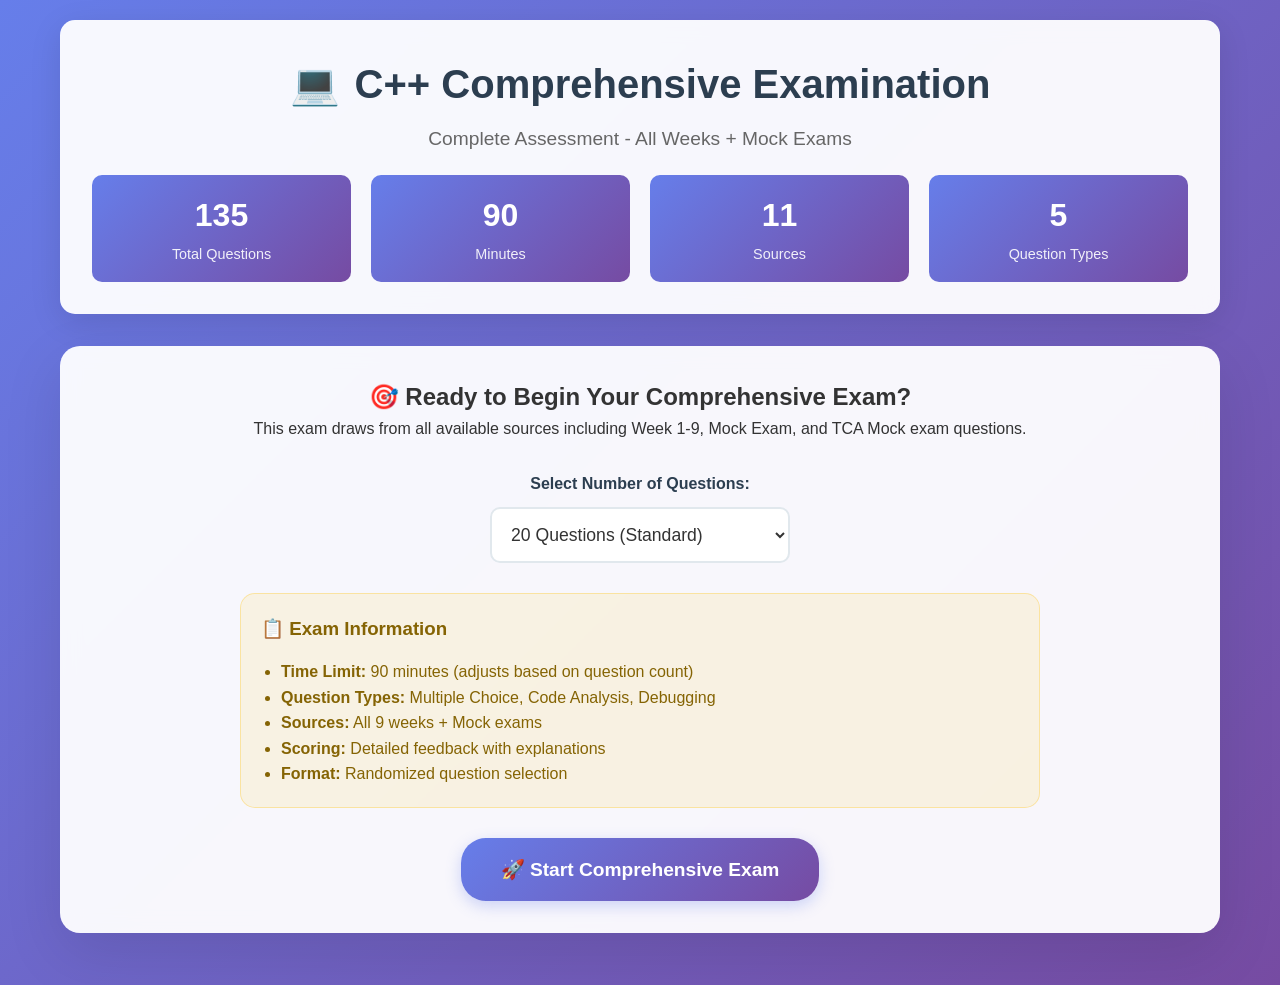
<file: cpp-comprehensive-exam-new.html>
<!DOCTYPE html>
<html lang="en">
<head>
    <meta charset="UTF-8">
    <meta name="viewport" content="width=device-width, initial-scale=1.0">
    <title>C++ Comprehensive Examination - 135+ Questions</title>
    <style>
        /* Reset and base styles */
        * {
            margin: 0;
            padding: 0;
            box-sizing: border-box;
        }

        body {
            font-family: 'Segoe UI', Tahoma, Geneva, Verdana, sans-serif;
            line-height: 1.6;
            color: #333;
            background: linear-gradient(135deg, #667eea 0%, #764ba2 100%);
            min-height: 100vh;
        }

        .container {
            max-width: 1200px;
            margin: 0 auto;
            padding: 20px;
        }

        /* Header Styles */
        header {
            background: rgba(255, 255, 255, 0.95);
            backdrop-filter: blur(10px);
            border-radius: 15px;
            padding: 2rem;
            margin-bottom: 2rem;
            box-shadow: 0 8px 32px rgba(0, 0, 0, 0.1);
            text-align: center;
        }

        header h1 {
            color: #2c3e50;
            font-size: 2.5rem;
            margin-bottom: 0.5rem;
            position: relative;
        }

        header h1::before {
            content: "💻";
            margin-right: 15px;
        }

        .subtitle {
            color: #666;
            font-size: 1.2rem;
            margin-bottom: 1rem;
        }

        .loading-stats {
            display: grid;
            grid-template-columns: repeat(auto-fit, minmax(150px, 1fr));
            gap: 20px;
            margin-top: 20px;
        }

        .loading-stat {
            background: linear-gradient(135deg, #667eea, #764ba2);
            color: white;
            padding: 15px;
            border-radius: 10px;
            text-align: center;
        }

        .loading-stat .number {
            font-size: 2rem;
            font-weight: bold;
            display: block;
        }

        .loading-stat .label {
            font-size: 0.9rem;
            opacity: 0.9;
        }

        /* Screen Styles */
        .screen {
            display: none;
            background: rgba(255, 255, 255, 0.95);
            backdrop-filter: blur(10px);
            border-radius: 20px;
            padding: 2rem;
            box-shadow: 0 20px 60px rgba(0, 0, 0, 0.1);
            margin-bottom: 2rem;
        }

        .screen.active {
            display: block;
            animation: slideIn 0.5s ease;
        }

        @keyframes slideIn {
            from {
                opacity: 0;
                transform: translateY(30px);
            }
            to {
                opacity: 1;
                transform: translateY(0);
            }
        }

        /* Welcome Screen */
        .welcome-content {
            text-align: center;
            max-width: 800px;
            margin: 0 auto;
        }

        .question-selector {
            margin: 30px 0;
        }

        .question-selector label {
            display: block;
            font-weight: 600;
            margin-bottom: 10px;
            color: #2c3e50;
        }

        .question-selector select {
            width: 100%;
            max-width: 300px;
            padding: 15px;
            border: 2px solid #e1e8ed;
            border-radius: 10px;
            font-size: 1.1rem;
            background: white;
            color: #333;
        }

        .exam-info {
            background: rgba(255, 193, 7, 0.1);
            border: 1px solid rgba(255, 193, 7, 0.3);
            border-radius: 15px;
            padding: 20px;
            margin: 30px 0;
            text-align: left;
        }

        .exam-info h3 {
            color: #856404;
            margin-bottom: 15px;
        }

        .exam-info ul {
            color: #856404;
            margin-left: 20px;
        }

        /* Question Screen */
        .question-header {
            display: flex;
            justify-content: space-between;
            align-items: center;
            margin-bottom: 30px;
            flex-wrap: wrap;
            gap: 20px;
        }

        .question-progress {
            background: linear-gradient(135deg, #667eea, #764ba2);
            color: white;
            padding: 15px 25px;
            border-radius: 25px;
            font-weight: 600;
        }

        .timer {
            background: #28a745;
            color: white;
            padding: 15px 25px;
            border-radius: 25px;
            font-weight: 600;
            display: none;
        }

        .timer.warning {
            background: #ffc107;
            color: #000;
        }

        .timer.critical {
            background: #dc3545;
            color: white;
            animation: pulse 1s infinite;
        }

        @keyframes pulse {
            0%, 100% { transform: scale(1); }
            50% { transform: scale(1.05); }
        }

        .question-card {
            background: white;
            border-radius: 15px;
            padding: 30px;
            margin-bottom: 30px;
            box-shadow: 0 5px 20px rgba(0, 0, 0, 0.1);
            border-left: 5px solid #4ECDC4;
        }

        .question-meta {
            display: flex;
            gap: 15px;
            margin-bottom: 20px;
            flex-wrap: wrap;
        }

        .meta-badge {
            background: #e9ecef;
            color: #495057;
            padding: 5px 12px;
            border-radius: 20px;
            font-size: 0.85rem;
            font-weight: 500;
        }

        .meta-badge.source {
            background: linear-gradient(135deg, #4ECDC4, #44A08D);
            color: white;
        }

        .question-text {
            font-size: 1.2rem;
            color: #2c3e50;
            margin-bottom: 20px;
            line-height: 1.6;
        }

        .code-block {
            background: #2d3748;
            color: #e2e8f0;
            padding: 20px;
            border-radius: 10px;
            margin: 20px 0;
            overflow-x: auto;
            font-family: 'Courier New', Consolas, monospace;
        }

        .options {
            margin: 25px 0;
        }

        .option {
            background: rgba(102, 126, 234, 0.05);
            border: 2px solid #e1e8ed;
            border-radius: 10px;
            padding: 15px;
            margin: 10px 0;
            cursor: pointer;
            transition: all 0.3s ease;
            display: flex;
            align-items: center;
            gap: 15px;
        }

        .option:hover {
            border-color: #667eea;
            background: rgba(102, 126, 234, 0.1);
        }

        .option.selected {
            border-color: #4ECDC4;
            background: rgba(78, 205, 196, 0.1);
        }

        .option.correct {
            border-color: #28a745;
            background: rgba(40, 167, 69, 0.1);
        }

        .option.incorrect {
            border-color: #dc3545;
            background: rgba(220, 53, 69, 0.1);
        }

        .option-letter {
            background: #667eea;
            color: white;
            width: 30px;
            height: 30px;
            border-radius: 50%;
            display: flex;
            align-items: center;
            justify-content: center;
            font-weight: bold;
            flex-shrink: 0;
        }

        .option.correct .option-letter {
            background: #28a745;
        }

        .option.incorrect .option-letter {
            background: #dc3545;
        }

        /* Navigation */
        .navigation {
            display: flex;
            justify-content: space-between;
            align-items: center;
            margin-top: 30px;
            gap: 20px;
            flex-wrap: wrap;
        }

        .btn {
            padding: 15px 30px;
            border: none;
            border-radius: 25px;
            font-size: 1rem;
            font-weight: 600;
            cursor: pointer;
            text-decoration: none;
            display: inline-flex;
            align-items: center;
            gap: 10px;
            transition: all 0.3s ease;
        }

        .btn-primary {
            background: linear-gradient(135deg, #667eea, #764ba2);
            color: white;
            box-shadow: 0 5px 15px rgba(102, 126, 234, 0.3);
        }

        .btn-primary:hover {
            transform: translateY(-2px);
            box-shadow: 0 8px 25px rgba(102, 126, 234, 0.4);
        }

        .btn-secondary {
            background: #6c757d;
            color: white;
        }

        .btn-secondary:hover {
            background: #5a6268;
            transform: translateY(-2px);
        }

        .btn-success {
            background: #28a745;
            color: white;
        }

        .btn-warning {
            background: #ffc107;
            color: #000;
        }

        .btn-large {
            padding: 20px 40px;
            font-size: 1.2rem;
        }

        /* Results Screen */
        .results-summary {
            text-align: center;
            margin-bottom: 40px;
        }

        .score-display {
            font-size: 4rem;
            font-weight: bold;
            margin: 20px 0;
        }

        .score-excellent { color: #28a745; }
        .score-good { color: #17a2b8; }
        .score-average { color: #ffc107; }
        .score-poor { color: #dc3545; }

        .results-grid {
            display: grid;
            grid-template-columns: repeat(auto-fit, minmax(200px, 1fr));
            gap: 20px;
            margin: 30px 0;
        }

        .result-stat {
            background: white;
            padding: 20px;
            border-radius: 15px;
            text-align: center;
            box-shadow: 0 5px 15px rgba(0, 0, 0, 0.1);
        }

        .result-stat .number {
            font-size: 2.5rem;
            font-weight: bold;
            margin-bottom: 10px;
        }

        .result-stat .label {
            color: #666;
            font-size: 0.9rem;
        }

        /* Loading State */
        .loading {
            text-align: center;
            padding: 40px;
        }

        .loading-spinner {
            width: 50px;
            height: 50px;
            border: 5px solid #e1e8ed;
            border-top: 5px solid #667eea;
            border-radius: 50%;
            animation: spin 1s linear infinite;
            margin: 0 auto 20px;
        }

        @keyframes spin {
            0% { transform: rotate(0deg); }
            100% { transform: rotate(360deg); }
        }

        /* Responsive Design */
        @media (max-width: 768px) {
            .container {
                padding: 10px;
            }
            
            header {
                padding: 1.5rem;
            }
            
            header h1 {
                font-size: 2rem;
            }
            
            .question-header {
                flex-direction: column;
                align-items: stretch;
            }
            
            .navigation {
                flex-direction: column;
            }
            
            .btn {
                width: 100%;
                justify-content: center;
            }
            
            .loading-stats {
                grid-template-columns: repeat(2, 1fr);
            }
        }

        /* Modal Styles */
        .modal {
            position: fixed;
            top: 0;
            left: 0;
            width: 100%;
            height: 100%;
            background: rgba(0, 0, 0, 0.8);
            backdrop-filter: blur(5px);
            z-index: 1000;
            display: none;
            align-items: center;
            justify-content: center;
            padding: 20px;
        }

        .modal.active {
            display: flex;
        }

        .modal-content {
            background: white;
            border-radius: 20px;
            padding: 30px;
            max-width: 500px;
            width: 100%;
            text-align: center;
            box-shadow: 0 20px 60px rgba(0, 0, 0, 0.3);
        }

        .modal h3 {
            color: #2c3e50;
            margin-bottom: 15px;
        }

        .modal p {
            color: #666;
            margin-bottom: 25px;
        }
    </style>
</head>
<body>
    <div class="container">
        <!-- Header -->
        <header>
            <h1>C++ Comprehensive Examination</h1>
            <p class="subtitle">Complete Assessment - All Weeks + Mock Exams</p>
            <div class="loading-stats">
                <div class="loading-stat">
                    <span class="number" id="total-questions">Loading...</span>
                    <span class="label">Total Questions</span>
                </div>
                <div class="loading-stat">
                    <span class="number">90</span>
                    <span class="label">Minutes</span>
                </div>
                <div class="loading-stat">
                    <span class="number" id="source-count">Loading...</span>
                    <span class="label">Sources</span>
                </div>
                <div class="loading-stat">
                    <span class="number">5</span>
                    <span class="label">Question Types</span>
                </div>
            </div>
        </header>

        <!-- Loading Screen -->
        <div id="loading-screen" class="screen active">
            <div class="loading">
                <div class="loading-spinner"></div>
                <h2>Loading Question Bank...</h2>
                <p>Gathering questions from all weeks and mock exams...</p>
                <div id="loading-progress"></div>
            </div>
        </div>

        <!-- Welcome Screen -->
        <div id="welcome-screen" class="screen">
            <div class="welcome-content">
                <h2>🎯 Ready to Begin Your Comprehensive Exam?</h2>
                <p>This exam draws from all available sources including Week 1-9, Mock Exam, and TCA Mock exam questions.</p>
                
                <div class="question-selector">
                    <label for="question-count">Select Number of Questions:</label>
                    <select id="question-count">
                        <option value="10">10 Questions (Quick Test)</option>
                        <option value="20" selected>20 Questions (Standard)</option>
                        <option value="30">30 Questions (Extended)</option>
                        <option value="50">50 Questions (Comprehensive)</option>
                        <option value="100">100 Questions (Full Assessment)</option>
                        <option value="all">All Available Questions</option>
                    </select>
                </div>

                <div class="exam-info">
                    <h3>📋 Exam Information</h3>
                    <ul>
                        <li><strong>Time Limit:</strong> 90 minutes (adjusts based on question count)</li>
                        <li><strong>Question Types:</strong> Multiple Choice, Code Analysis, Debugging</li>
                        <li><strong>Sources:</strong> All 9 weeks + Mock exams</li>
                        <li><strong>Scoring:</strong> Detailed feedback with explanations</li>
                        <li><strong>Format:</strong> Randomized question selection</li>
                    </ul>
                </div>

                <button class="btn btn-primary btn-large" onclick="exam.startExam()">
                    🚀 Start Comprehensive Exam
                </button>
            </div>
        </div>

        <!-- Question Screen -->
        <div id="question-screen" class="screen">
            <div class="question-header">
                <div class="question-progress" id="question-progress">
                    Question 1 of 20
                </div>
                <div class="timer" id="timer">
                    ⏰ Time: <span id="time-remaining">90:00</span>
                </div>
            </div>

            <div id="question-container">
                <!-- Questions will be loaded here -->
            </div>

            <div class="navigation">
                <button class="btn btn-secondary" onclick="exam.previousQuestion()" id="prev-btn" disabled>
                    ← Previous
                </button>
                <button class="btn btn-warning" onclick="exam.showReviewScreen()">
                    📝 Review Answers
                </button>
                <button class="btn btn-primary" onclick="exam.nextQuestion()" id="next-btn">
                    Next →
                </button>
            </div>
        </div>

        <!-- Review Screen -->
        <div id="review-screen" class="screen">
            <h2>📝 Review Your Answers</h2>
            <div id="review-container">
                <!-- Review content will be loaded here -->
            </div>
            <div class="navigation">
                <button class="btn btn-secondary" onclick="exam.showQuestionScreen()">
                    ← Back to Questions
                </button>
                <button class="btn btn-warning" onclick="exam.submitExam()">
                    📤 Submit Exam
                </button>
            </div>
        </div>

        <!-- Results Screen -->
        <div id="results-screen" class="screen">
            <div class="results-summary">
                <h2>🏆 Examination Results</h2>
                <div class="score-display" id="final-score">85%</div>
                <div id="score-message">Excellent Performance!</div>
            </div>
            
            <div class="results-grid">
                <div class="result-stat">
                    <div class="number" id="correct-count">17</div>
                    <div class="label">Correct Answers</div>
                </div>
                <div class="result-stat">
                    <div class="number" id="total-answered">20</div>
                    <div class="label">Total Questions</div>
                </div>
                <div class="result-stat">
                    <div class="number" id="time-taken">45:30</div>
                    <div class="label">Time Taken</div>
                </div>
                <div class="result-stat">
                    <div class="number" id="accuracy-rate">85%</div>
                    <div class="label">Accuracy Rate</div>
                </div>
            </div>

            <div id="detailed-results">
                <!-- Detailed results will be loaded here -->
            </div>

            <div class="navigation">
                <button class="btn btn-secondary" onclick="exam.showWelcomeScreen()">
                    🔄 Take Another Exam
                </button>
                <button class="btn btn-success" onclick="exam.downloadResults()">
                    💾 Download Results
                </button>
            </div>
        </div>
    </div>

    <!-- Modal for confirmations -->
    <div id="modal" class="modal">
        <div class="modal-content">
            <h3 id="modal-title">Confirm Action</h3>
            <p id="modal-message">Are you sure?</p>
            <div style="margin-top: 2rem;">
                <button class="btn btn-secondary" onclick="exam.hideModal()">Cancel</button>
                <button class="btn btn-primary" id="modal-confirm" onclick="exam.confirmAction()">Confirm</button>
            </div>
        </div>
    </div>

    <!-- Dynamic Question Loading Scripts -->
    <script src="js/week1-questions.js"></script>
    <script src="js/week2-questions.js"></script>
    <script src="js/week3-questions.js"></script>
    <script src="js/week4-questions.js"></script>
    <script src="js/week5-questions.js"></script>
    <script src="js/week6-questions.js"></script>
    <script src="js/week7-questions.js"></script>
    <script src="js/week8-questions.js"></script>
    <script src="js/week9-questions.js"></script>
    <script src="js/mock-exam.js"></script>
    <script src="js/tca-mock.js"></script>

    <script>
        // Comprehensive Exam Application
        class CppComprehensiveExam {
            constructor() {
                this.allQuestions = [];
                this.selectedQuestions = [];
                this.currentQuestionIndex = 0;
                this.userAnswers = {};
                this.startTime = null;
                this.timeLimit = 90 * 60; // 90 minutes in seconds
                this.timer = null;
                this.isSubmitted = false;
                this.loadingComplete = false;
            }

            async init() {
                console.log('🚀 Initializing Comprehensive Exam...');
                
                // Wait for all scripts to load
                await this.waitForScripts();
                
                // Load all questions from external sources
                await this.loadAllQuestions();
                
                // Update UI with loaded question count
                this.updateLoadingStats();
                
                // Show welcome screen
                this.showWelcomeScreen();
                
                // Bind events
                this.bindEvents();
                
                this.loadingComplete = true;
                console.log('✅ Comprehensive Exam ready!');
            }

            async waitForScripts() {
                // Wait for all question data to be available
                let attempts = 0;
                const maxAttempts = 50; // 5 seconds max
                
                while (attempts < maxAttempts) {
                    const sourcesLoaded = this.checkSourcesLoaded();
                    if (sourcesLoaded >= 8) { // At least 8 sources should be loaded
                        console.log(`✅ ${sourcesLoaded} question sources loaded`);
                        break;
                    }
                    
                    console.log(`⏳ Waiting for scripts... (${sourcesLoaded} sources loaded)`);
                    await new Promise(resolve => setTimeout(resolve, 100));
                    attempts++;
                }
            }

            checkSourcesLoaded() {
                let loaded = 0;
                const sources = [
                    'week1Data', 'week2Data', 'week3Data', 'week4Data', 'week5Data',
                    'week6Data', 'week7Data', 'week8Data', 'week9Data', 'mockExamData', 'tcaMockData'
                ];
                
                sources.forEach(source => {
                    if (window[source] && window[source].questions) {
                        loaded++;
                    }
                });
                
                return loaded;
            }

            async loadAllQuestions() {
                console.log('📚 Loading questions from all sources...');
                
                const sources = {
                    'Week 1': window.week1Data,
                    'Week 2': window.week2Data,
                    'Week 3': window.week3Data,
                    'Week 4': window.week4Data,
                    'Week 5': window.week5Data,
                    'Week 6': window.week6Data,
                    'Week 7': window.week7Data,
                    'Week 8': window.week8Data,
                    'Week 9': window.week9Data,
                    'Mock Exam': window.mockExamData,
                    'TCA Mock': window.tcaMockData
                };

                let totalLoaded = 0;

                for (const [sourceName, sourceData] of Object.entries(sources)) {
                    if (sourceData && sourceData.questions && Array.isArray(sourceData.questions)) {
                        sourceData.questions.forEach((question, index) => {
                            this.allQuestions.push({
                                ...question,
                                source: sourceName,
                                originalId: question.id,
                                id: `${sourceName.toLowerCase().replace(/\s+/g, '_')}_${question.id || index}`
                            });
                        });
                        totalLoaded += sourceData.questions.length;
                        console.log(`📝 Added ${sourceData.questions.length} questions from ${sourceName}`);
                    } else {
                        console.warn(`⚠️ No questions found in ${sourceName}`);
                    }
                }

                console.log(`🎯 Total questions loaded: ${totalLoaded}`);
                return totalLoaded;
            }

            updateLoadingStats() {
                document.getElementById('total-questions').textContent = this.allQuestions.length;
                document.getElementById('source-count').textContent = new Set(this.allQuestions.map(q => q.source)).size;
                
                // Update loading progress
                const progress = document.getElementById('loading-progress');
                progress.innerHTML = `
                    <p>✅ Loaded ${this.allQuestions.length} questions from ${new Set(this.allQuestions.map(q => q.source)).size} sources</p>
                    <p>Sources: ${Array.from(new Set(this.allQuestions.map(q => q.source))).join(', ')}</p>
                `;
            }

            bindEvents() {
                // Prevent accidental page refresh during exam
                window.addEventListener('beforeunload', (event) => {
                    if (this.startTime && !this.isSubmitted) {
                        event.preventDefault();
                        event.returnValue = 'Your exam progress will be lost. Are you sure you want to leave?';
                        return event.returnValue;
                    }
                });
            }

            showWelcomeScreen() {
                this.hideAllScreens();
                document.getElementById('welcome-screen').classList.add('active');
            }

            showQuestionScreen() {
                this.hideAllScreens();
                document.getElementById('question-screen').classList.add('active');
                this.displayCurrentQuestion();
            }

            showReviewScreen() {
                this.hideAllScreens();
                document.getElementById('review-screen').classList.add('active');
                this.displayReview();
            }

            showResultsScreen() {
                this.hideAllScreens();
                document.getElementById('results-screen').classList.add('active');
                this.displayResults();
            }

            hideAllScreens() {
                const screens = document.querySelectorAll('.screen');
                screens.forEach(screen => screen.classList.remove('active'));
            }

            startExam() {
                if (!this.loadingComplete) {
                    alert('⏳ Please wait for all questions to load before starting the exam.');
                    return;
                }

                const questionCount = document.getElementById('question-count').value;
                
                // Randomly select questions
                if (questionCount === 'all') {
                    this.selectedQuestions = [...this.allQuestions];
                } else {
                    this.selectedQuestions = this.getRandomQuestions(parseInt(questionCount));
                }
                
                // Adjust time limit based on question count
                this.timeLimit = Math.max(30, this.selectedQuestions.length * 2) * 60; // 2 minutes per question, minimum 30 minutes
                
                this.currentQuestionIndex = 0;
                this.userAnswers = {};
                this.startTime = new Date();
                this.isSubmitted = false;
                
                // Start timer
                this.startTimer();
                
                // Show first question
                this.showQuestionScreen();
            }

            getRandomQuestions(count) {
                const shuffled = [...this.allQuestions].sort(() => 0.5 - Math.random());
                return shuffled.slice(0, count);
            }

            startTimer() {
                document.getElementById('timer').style.display = 'block';
                
                this.timer = setInterval(() => {
                    const elapsed = Math.floor((new Date() - this.startTime) / 1000);
                    const remaining = this.timeLimit - elapsed;
                    
                    if (remaining <= 0) {
                        this.timeUp();
                        return;
                    }
                    
                    this.updateTimerDisplay(remaining);
                }, 1000);
            }

            updateTimerDisplay(seconds) {
                const minutes = Math.floor(seconds / 60);
                const secs = seconds % 60;
                const timeString = `${minutes}:${secs.toString().padStart(2, '0')}`;
                
                document.getElementById('time-remaining').textContent = timeString;
                
                const timerElement = document.getElementById('timer');
                if (seconds <= 300) { // 5 minutes
                    timerElement.className = 'timer critical';
                } else if (seconds <= 600) { // 10 minutes
                    timerElement.className = 'timer warning';
                } else {
                    timerElement.className = 'timer';
                }
            }

            timeUp() {
                clearInterval(this.timer);
                this.showModal('⏰ Time Up!', 'Your exam time has expired. The exam will be submitted automatically.', () => {
                    this.submitExam();
                });
            }

            displayCurrentQuestion() {
                const question = this.selectedQuestions[this.currentQuestionIndex];
                const container = document.getElementById('question-container');
                
                container.innerHTML = `
                    <div class="question-card">
                        <div class="question-meta">
                            <span class="meta-badge source">${question.source}</span>
                            <span class="meta-badge">${question.type || 'Multiple Choice'}</span>
                            <span class="meta-badge">${question.difficulty || 'Medium'}</span>
                            ${question.topic ? `<span class="meta-badge">${question.topic}</span>` : ''}
                        </div>
                        
                        <div class="question-text">${question.question}</div>
                        
                        ${question.code ? `
                            <div class="code-block"><pre><code>${this.escapeHtml(question.code)}</code></pre></div>
                        ` : ''}
                        
                        ${question.options ? this.createOptionsHTML(question) : ''}
                    </div>
                `;
                
                // Update progress
                document.getElementById('question-progress').textContent = 
                    `Question ${this.currentQuestionIndex + 1} of ${this.selectedQuestions.length}`;
                
                // Update navigation buttons
                document.getElementById('prev-btn').disabled = this.currentQuestionIndex === 0;
                document.getElementById('next-btn').textContent = 
                    this.currentQuestionIndex === this.selectedQuestions.length - 1 ? 'Finish' : 'Next →';
            }

            createOptionsHTML(question) {
                if (!question.options) return '';
                
                let html = '<div class="options">';
                question.options.forEach((option, index) => {
                    const isSelected = this.userAnswers[question.id] === index;
                    html += `
                        <div class="option ${isSelected ? 'selected' : ''}" onclick="exam.selectAnswer(${index})">
                            <span class="option-letter">${String.fromCharCode(65 + index)}</span>
                            <span class="option-text">${option}</span>
                        </div>
                    `;
                });
                html += '</div>';
                return html;
            }

            selectAnswer(answerIndex) {
                const question = this.selectedQuestions[this.currentQuestionIndex];
                this.userAnswers[question.id] = answerIndex;
                
                // Update UI
                const options = document.querySelectorAll('.option');
                options.forEach((option, index) => {
                    option.classList.toggle('selected', index === answerIndex);
                });
            }

            nextQuestion() {
                if (this.currentQuestionIndex < this.selectedQuestions.length - 1) {
                    this.currentQuestionIndex++;
                    this.displayCurrentQuestion();
                } else {
                    this.showReviewScreen();
                }
            }

            previousQuestion() {
                if (this.currentQuestionIndex > 0) {
                    this.currentQuestionIndex--;
                    this.displayCurrentQuestion();
                }
            }

            displayReview() {
                const container = document.getElementById('review-container');
                let html = '<div class="review-grid">';
                
                this.selectedQuestions.forEach((question, index) => {
                    const answered = this.userAnswers[question.id] !== undefined;
                    const isCorrect = answered && this.userAnswers[question.id] === question.correct;
                    
                    html += `
                        <div class="review-item ${answered ? (isCorrect ? 'correct' : 'incorrect') : 'unanswered'}" 
                             onclick="exam.goToQuestion(${index})">
                            <span class="review-number">${index + 1}</span>
                            <span class="review-status">${answered ? (isCorrect ? '✓' : '✗') : '?'}</span>
                        </div>
                    `;
                });
                
                html += '</div>';
                container.innerHTML = html;
            }

            goToQuestion(index) {
                this.currentQuestionIndex = index;
                this.showQuestionScreen();
            }

            submitExam() {
                this.showModal(
                    '📤 Submit Exam?', 
                    'Are you sure you want to submit your exam? This action cannot be undone.',
                    () => {
                        this.isSubmitted = true;
                        clearInterval(this.timer);
                        this.calculateResults();
                        this.showResultsScreen();
                    }
                );
            }

            calculateResults() {
                let correct = 0;
                let total = this.selectedQuestions.length;
                
                this.selectedQuestions.forEach(question => {
                    if (this.userAnswers[question.id] === question.correct) {
                        correct++;
                    }
                });
                
                const percentage = Math.round((correct / total) * 100);
                const timeTaken = this.startTime ? Math.floor((new Date() - this.startTime) / 1000) : 0;
                
                this.results = {
                    correct,
                    total,
                    percentage,
                    timeTaken,
                    grade: this.calculateGrade(percentage)
                };
            }

            calculateGrade(percentage) {
                if (percentage >= 90) return { text: 'Excellent', class: 'score-excellent' };
                if (percentage >= 80) return { text: 'Good', class: 'score-good' };
                if (percentage >= 70) return { text: 'Average', class: 'score-average' };
                return { text: 'Needs Improvement', class: 'score-poor' };
            }

            displayResults() {
                const { correct, total, percentage, timeTaken, grade } = this.results;
                
                document.getElementById('final-score').textContent = `${percentage}%`;
                document.getElementById('final-score').className = `score-display ${grade.class}`;
                document.getElementById('score-message').textContent = grade.text;
                
                document.getElementById('correct-count').textContent = correct;
                document.getElementById('total-answered').textContent = total;
                document.getElementById('time-taken').textContent = this.formatTime(timeTaken);
                document.getElementById('accuracy-rate').textContent = `${percentage}%`;
                
                // Show detailed results
                this.displayDetailedResults();
            }

            displayDetailedResults() {
                const container = document.getElementById('detailed-results');
                let html = '<h3>📊 Detailed Results</h3><div class="detailed-grid">';
                
                this.selectedQuestions.forEach((question, index) => {
                    const userAnswer = this.userAnswers[question.id];
                    const isCorrect = userAnswer === question.correct;
                    const answered = userAnswer !== undefined;
                    
                    html += `
                        <div class="result-detail ${isCorrect ? 'correct' : 'incorrect'}">
                            <div class="result-header">
                                <span class="result-number">Q${index + 1}</span>
                                <span class="result-source">${question.source}</span>
                                <span class="result-status">${isCorrect ? '✓ Correct' : (answered ? '✗ Incorrect' : '? Unanswered')}</span>
                            </div>
                            <div class="result-question">${question.question}</div>
                            ${answered ? `
                                <div class="result-answer">
                                    Your answer: ${question.options ? question.options[userAnswer] : 'N/A'}
                                </div>
                            ` : ''}
                            ${!isCorrect && question.options ? `
                                <div class="result-correct">
                                    Correct answer: ${question.options[question.correct]}
                                </div>
                            ` : ''}
                            ${question.explanation ? `
                                <div class="result-explanation">${question.explanation}</div>
                            ` : ''}
                        </div>
                    `;
                });
                
                html += '</div>';
                container.innerHTML = html;
            }

            formatTime(seconds) {
                const minutes = Math.floor(seconds / 60);
                const secs = seconds % 60;
                return `${minutes}:${secs.toString().padStart(2, '0')}`;
            }

            downloadResults() {
                const { correct, total, percentage, timeTaken } = this.results;
                const content = `
C++ Comprehensive Examination Results
=====================================

Score: ${correct}/${total} (${percentage}%)
Time Taken: ${this.formatTime(timeTaken)}
Date: ${new Date().toLocaleDateString()}

Questions from: ${Array.from(new Set(this.selectedQuestions.map(q => q.source))).join(', ')}

Detailed Results:
${this.selectedQuestions.map((q, i) => {
    const userAnswer = this.userAnswers[q.id];
    const isCorrect = userAnswer === q.correct;
    return `Q${i+1}: ${isCorrect ? 'CORRECT' : 'INCORRECT'} - ${q.source}`;
}).join('\n')}
                `.trim();
                
                const blob = new Blob([content], { type: 'text/plain' });
                const url = URL.createObjectURL(blob);
                const a = document.createElement('a');
                a.href = url;
                a.download = `cpp-exam-results-${new Date().toISOString().split('T')[0]}.txt`;
                a.click();
                URL.revokeObjectURL(url);
            }

            showModal(title, message, confirmCallback) {
                document.getElementById('modal-title').textContent = title;
                document.getElementById('modal-message').textContent = message;
                document.getElementById('modal').classList.add('active');
                
                this.modalConfirmCallback = confirmCallback;
            }

            hideModal() {
                document.getElementById('modal').classList.remove('active');
                this.modalConfirmCallback = null;
            }

            confirmAction() {
                if (this.modalConfirmCallback) {
                    this.modalConfirmCallback();
                }
                this.hideModal();
            }

            escapeHtml(text) {
                const div = document.createElement('div');
                div.textContent = text;
                return div.innerHTML;
            }
        }

        // Initialize the exam application
        const exam = new CppComprehensiveExam();

        // Start the application when page loads
        document.addEventListener('DOMContentLoaded', () => {
            exam.init();
        });
    </script>
</body>
</html>
</file>
